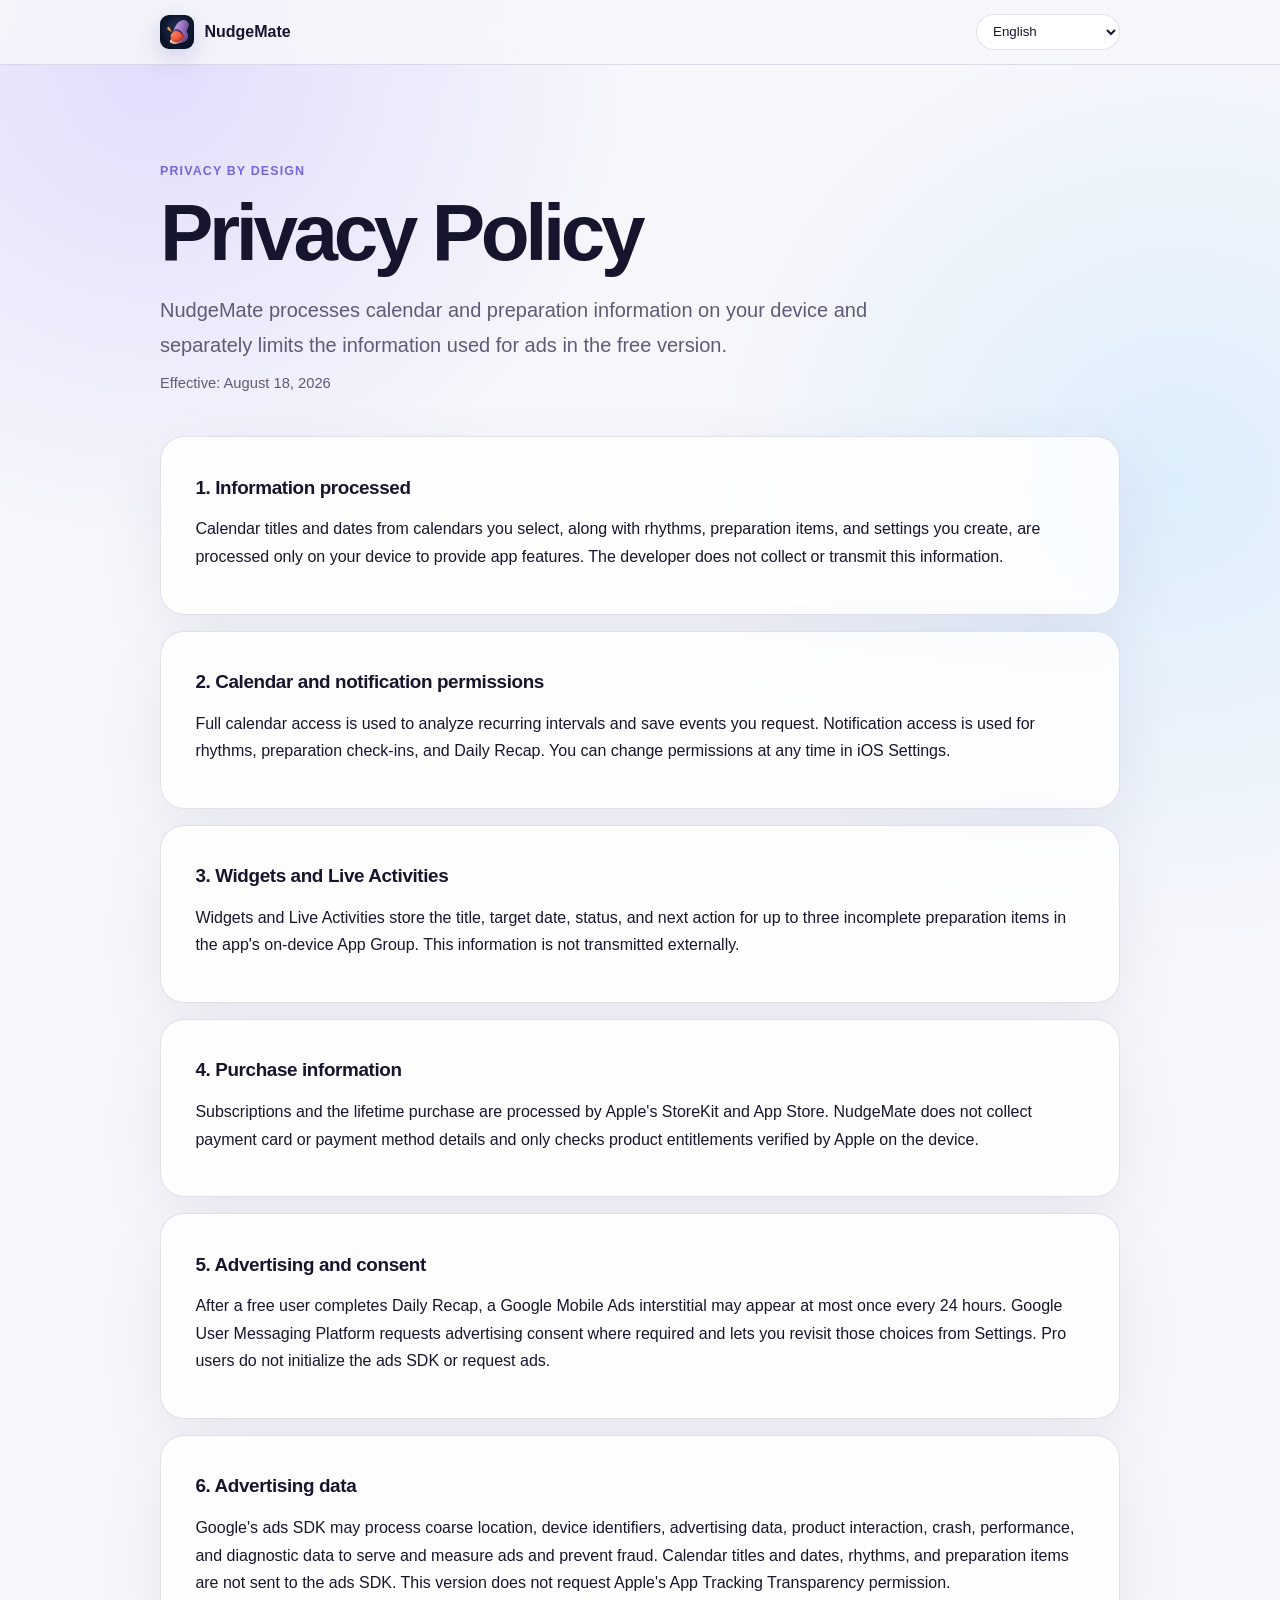
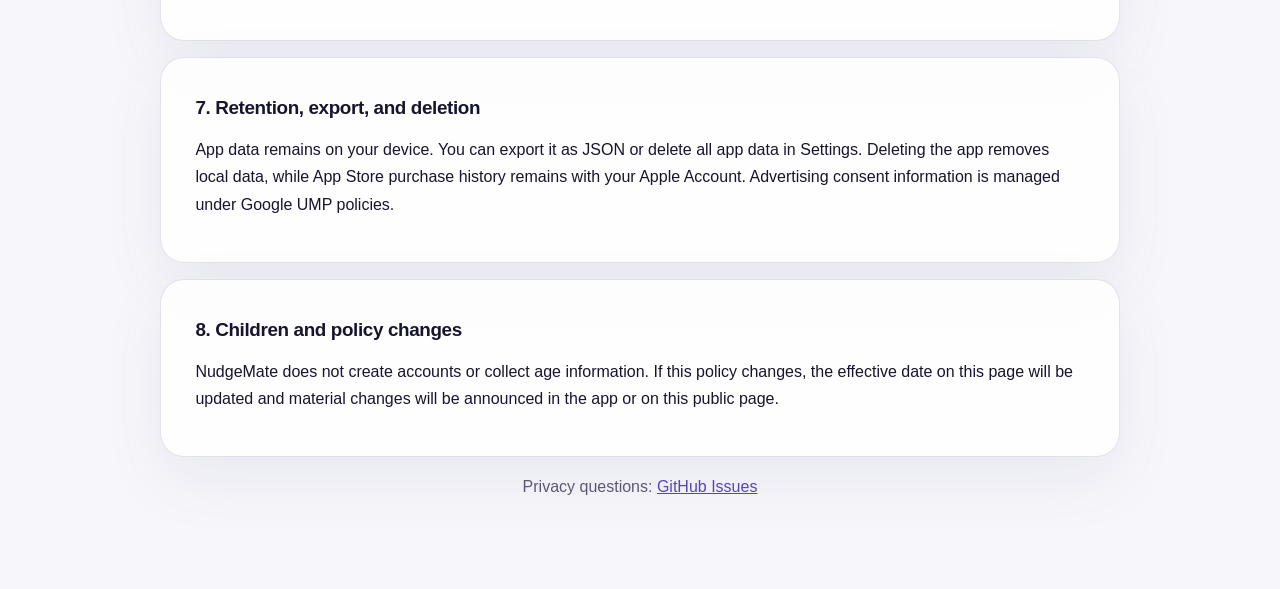
<file: Website/privacy.html>
<!doctype html>
<html lang="ko">
<head>
  <meta charset="utf-8">
  <meta name="viewport" content="width=device-width, initial-scale=1">
  <meta name="theme-color" content="#f6f5ff">
  <title>NudgeMate Privacy Policy</title>
  <meta name="description" content="NudgeMate Privacy Policy">
  <link rel="icon" href="assets/app-icon.png">
  <style>
    :root {
      color-scheme: light;
      --ink: #17152d;
      --muted: #5f5a78;
      --line: rgba(63, 48, 119, .14);
      --lavender: #7667d9;
      --paper: rgba(255,255,255,.82);
    }
    * { box-sizing: border-box; }
    body {
      margin: 0;
      color: var(--ink);
      font-family: -apple-system, BlinkMacSystemFont, "Segoe UI", sans-serif;
      background:
        radial-gradient(circle at 12% 3%, rgba(159, 139, 255, .24), transparent 31rem),
        radial-gradient(circle at 92% 22%, rgba(88, 190, 255, .17), transparent 30rem),
        #f7f7fb;
      line-height: 1.72;
    }
    a { color: #5748bd; }
    .topbar {
      position: sticky;
      top: 0;
      z-index: 10;
      display: flex;
      align-items: center;
      justify-content: space-between;
      gap: 1rem;
      padding: .85rem max(1.25rem, calc((100vw - 960px) / 2));
      border-bottom: 1px solid var(--line);
      background: rgba(247,247,251,.82);
      backdrop-filter: blur(20px);
    }
    .brand { display: inline-flex; align-items: center; gap: .65rem; color: var(--ink); font-weight: 750; text-decoration: none; }
    .brand img { width: 34px; height: 34px; border-radius: 9px; box-shadow: 0 8px 24px rgba(73,55,145,.2); }
    .locale { min-width: 9rem; padding: .55rem .75rem; border: 1px solid var(--line); border-radius: 999px; background: white; color: var(--ink); }
    main { width: min(960px, calc(100% - 2rem)); margin: 0 auto; padding: clamp(3rem, 8vw, 6rem) 0 5rem; }
    .hero { max-width: 760px; margin-bottom: 2.5rem; }
    .eyebrow { margin: 0 0 .6rem; color: var(--lavender); font-weight: 760; letter-spacing: .09em; text-transform: uppercase; font-size: .78rem; }
    h1 { margin: 0; font-size: clamp(2.45rem, 7vw, 5rem); line-height: 1.02; letter-spacing: -.055em; }
    .lead { margin: 1.25rem 0 .5rem; color: var(--muted); font-size: clamp(1.05rem, 2.2vw, 1.25rem); }
    .effective { color: var(--muted); font-size: .92rem; }
    .policy { display: grid; gap: 1rem; }
    section {
      padding: clamp(1.35rem, 4vw, 2.15rem);
      border: 1px solid var(--line);
      border-radius: 24px;
      background: var(--paper);
      box-shadow: 0 22px 65px rgba(44,35,94,.07);
      backdrop-filter: blur(16px);
    }
    h2 { margin: 0 0 .7rem; font-size: 1.18rem; letter-spacing: -.02em; }
    p { margin: .55rem 0; }
    ul { margin: .55rem 0 0; padding-left: 1.25rem; }
    .contact { margin-top: 1rem; text-align: center; color: var(--muted); }
    @media (prefers-reduced-motion: no-preference) {
      section { animation: rise .6s both; animation-delay: calc(var(--i, 0) * 55ms); }
      @keyframes rise { from { opacity: 0; transform: translateY(14px); } }
    }
  </style>
</head>
<body>
  <header class="topbar">
    <a class="brand" href="./"><img src="assets/app-icon.png" alt=""><span>NudgeMate</span></a>
    <select class="locale" id="locale" aria-label="Language">
      <option value="ko">한국어</option>
      <option value="en">English</option>
      <option value="zh-Hans">简体中文</option>
      <option value="zh-Hant">繁體中文</option>
      <option value="ja">日本語</option>
    </select>
  </header>
  <main>
    <div class="hero">
      <p class="eyebrow" data-copy="eyebrow">Privacy by design</p>
      <h1 data-copy="title">개인정보처리방침</h1>
      <p class="lead" data-copy="lead"></p>
      <p class="effective" data-copy="effective"></p>
    </div>
    <div class="policy" id="policy"></div>
    <p class="contact"><span data-copy="contact"></span> <a href="https://github.com/bbdyno/NudgeMate/issues">GitHub Issues</a></p>
  </main>
  <script src="privacy.js" defer></script>
</body>
</html>
</file>
